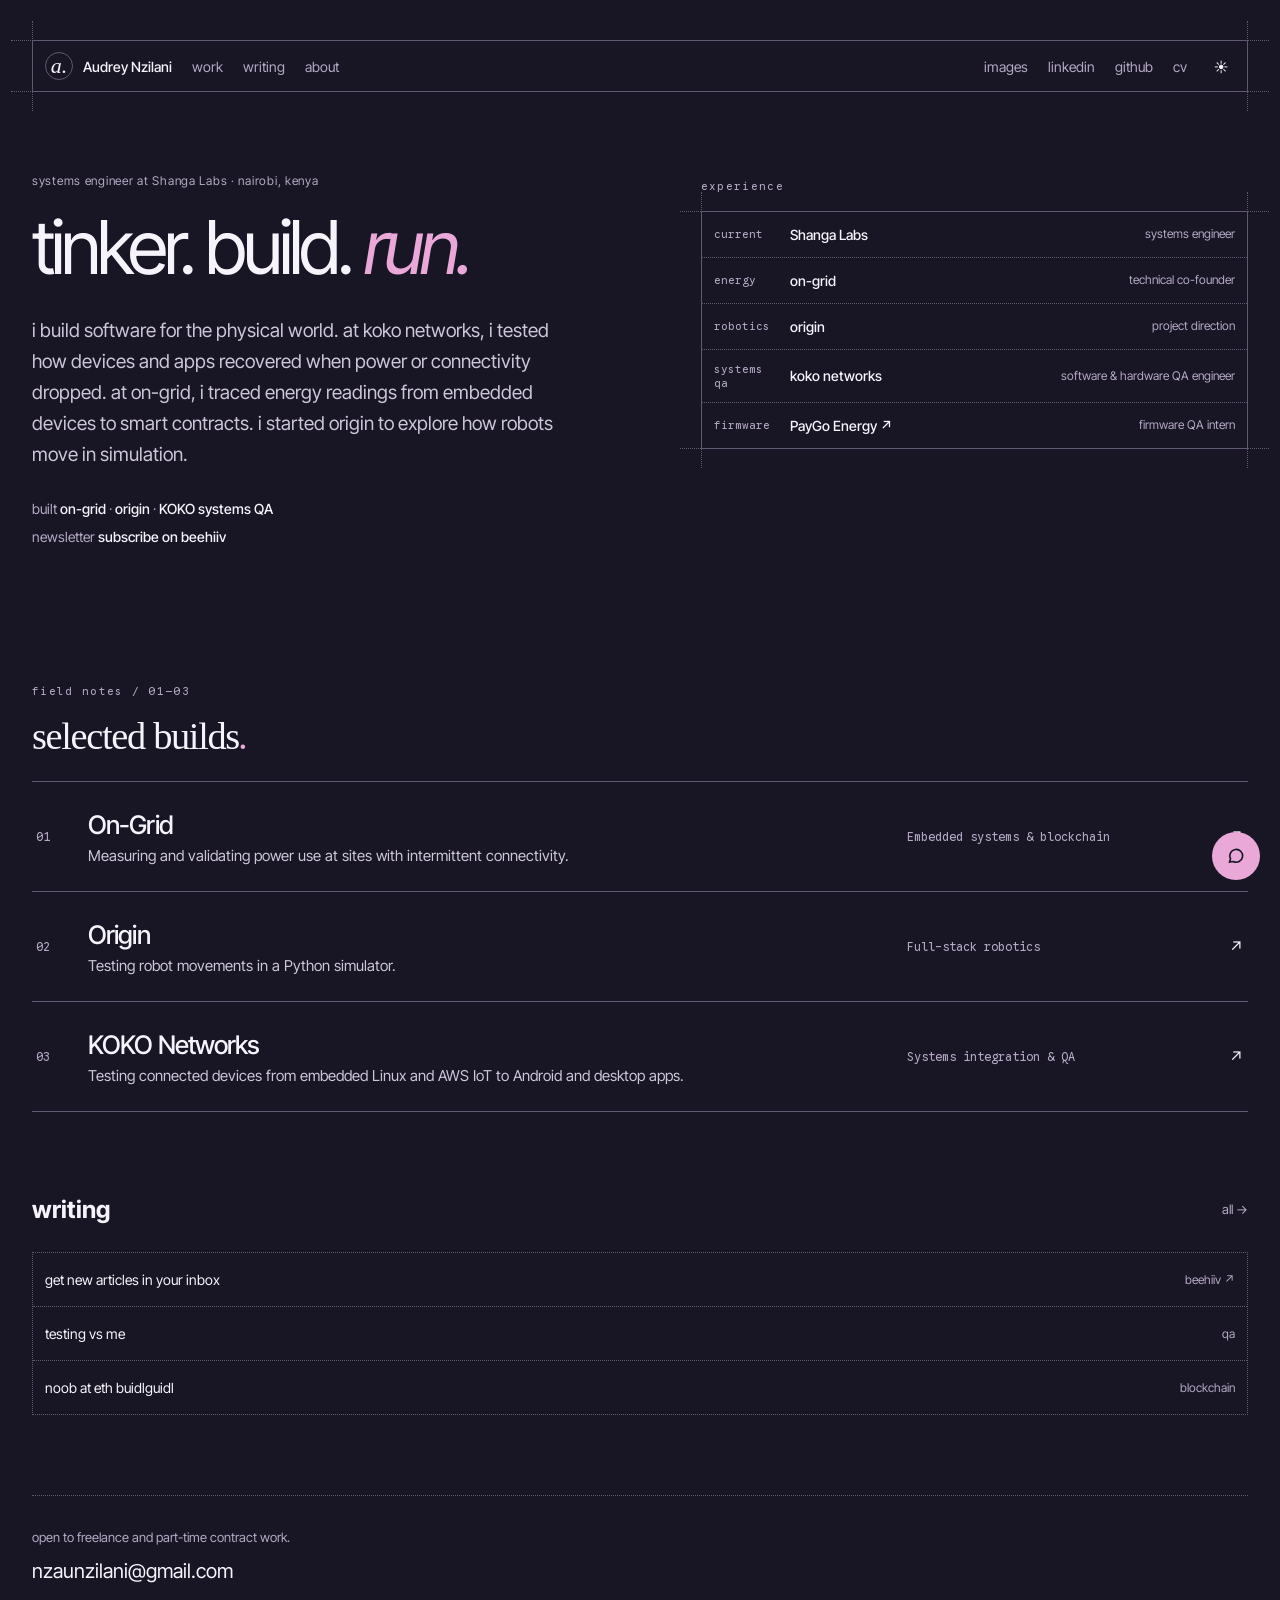
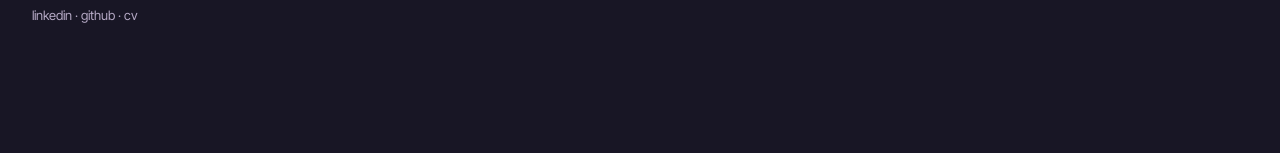
<file: index.html>
<!doctype html>
<html lang="en"><head>
<meta charset="utf-8"><meta name="viewport" content="width=device-width, initial-scale=1">
<meta name="description" content="Audrey Nzilani, systems engineer at Shanga Labs in Nairobi. Embedded systems, robotics, full-stack development and QA.">
<title>Tinker. Build. Run. | Audrey Nzilani</title>
<link rel="icon" href="assets/portfolio/favicon.svg">
<link rel="stylesheet" href="assets/portfolio/styles.css">
<script src="assets/portfolio/site.js" defer></script>
</head><body><a class="skip" href="#main">Skip to content</a>
<div class="shell">
<header><nav aria-label="Primary">
<a class="brand" href="./"><span class="monogram" aria-hidden="true">a.</span>Audrey Nzilani</a>
<div class="nav-pages"><a href="./#work">work</a><a href="./#articles">writing</a><a href="cv.html#about">about</a></div>
<div class="nav-end"><a href="images.html">images</a><a class="social" href="https://ke.linkedin.com/in/audrey-nzilani">linkedin</a><a class="social" href="https://github.com/dreybuilds">github</a><a href="cv.html">cv</a><button type="button" id="theme" aria-label="Switch to light mode" hidden>☀</button></div>
</nav></header>
<main id="main"><section class="intro" id="about">
<div><p class="kicker">systems engineer at Shanga Labs · nairobi, kenya</p>
<h1>tinker. build. <em>run.</em></h1>
<p class="lead">i build software for the physical world. at koko networks, i tested how devices and apps recovered when power or connectivity dropped. at on-grid, i traced energy readings from embedded devices to smart contracts. i started origin to explore how robots move in simulation.</p>
<p class="inline">built <a href="ongrid.html">on-grid</a> · <a href="origin.html">origin</a> · <a href="koko.html">KOKO systems QA</a></p>
<p class="inline">newsletter <a href="https://audreys-newsletter-7947fe.beehiiv.com/subscribe">subscribe on beehiiv</a></p></div>
<div class="roles"><h2 class="label">experience</h2><ul class="experience"><li><small>current</small><b>Shanga Labs</b><span>systems engineer</span></li><li><small>energy</small><b>on-grid</b><span>technical co-founder</span></li><li><small>robotics</small><b>origin</b><span>project direction</span></li><li><small>systems qa</small><b>koko networks</b><span>software &amp; hardware QA engineer</span></li><li><small>firmware</small><b><a href="paygo.html">PayGo Energy ↗</a></b><span>firmware QA intern</span></li></ul></div></section><section id="work" aria-labelledby="work-heading"><p class="label">field notes / 01—03</p><h2 id="work-heading">selected builds<em>.</em></h2><ol id="projects" class="builds"><li id="ongrid"><a href="ongrid.html"><small>01</small><div><h3>On-Grid</h3><p>Measuring and validating power use at sites with intermittent connectivity.</p></div><span>Embedded systems &amp; blockchain</span><b aria-hidden="true">↗</b></a></li>
<li id="origin"><a href="origin.html"><small>02</small><div><h3>Origin</h3><p>Testing robot movements in a Python simulator.</p></div><span>Full-stack robotics</span><b aria-hidden="true">↗</b></a></li>
<li id="pump"><a href="koko.html"><small>03</small><div><h3>KOKO Networks</h3><p>Testing connected devices from embedded Linux and AWS IoT to Android and desktop apps.</p></div><span>Systems integration &amp; QA</span><b aria-hidden="true">↗</b></a></li></ol></section><section id="articles" class="writing"><div class="section-head"><h2>writing</h2><a href="archive.html">all →</a></div>
<ul><li><a href="https://audreys-newsletter-7947fe.beehiiv.com/subscribe"><span>get new articles in your inbox</span><small>beehiiv ↗</small></a></li><li><a href="article.html?file=revelations_on_testing.md"><span>testing vs me</span><small>qa</small></a></li><li><a href="article.html?file=speedrun_eth.md"><span>noob at eth buidlguidl</span><small>blockchain</small></a></li></ul></section></main>
<footer id="contact"><p>open to freelance and part-time contract work.</p><a href="mailto:nzaunzilani@gmail.com">nzaunzilani@gmail.com</a><aside><a href="https://ke.linkedin.com/in/audrey-nzilani">linkedin</a> · <a href="https://github.com/dreybuilds">github</a> · <a href="cv.html">cv</a></aside></footer>
</div>
<button type="button" class="chat" popovertarget="work-guide" aria-label="Ask about my work"><svg viewBox="0 0 24 24" aria-hidden="true"><path d="M5 18.5 6 15a7 7 0 1 1 3 3z"/></svg></button>
<section id="work-guide" popover aria-label="Portfolio guide"><strong>about my work</strong><p>what would you like to explore?</p><a href="ongrid.html">embedded systems and blockchain →</a><a href="origin.html">full-stack robotics →</a><a href="koko.html">KOKO systems integration and QA →</a><a href="mailto:nzaunzilani@gmail.com">ask audrey by email ↗</a></section>
</body></html>
</file>
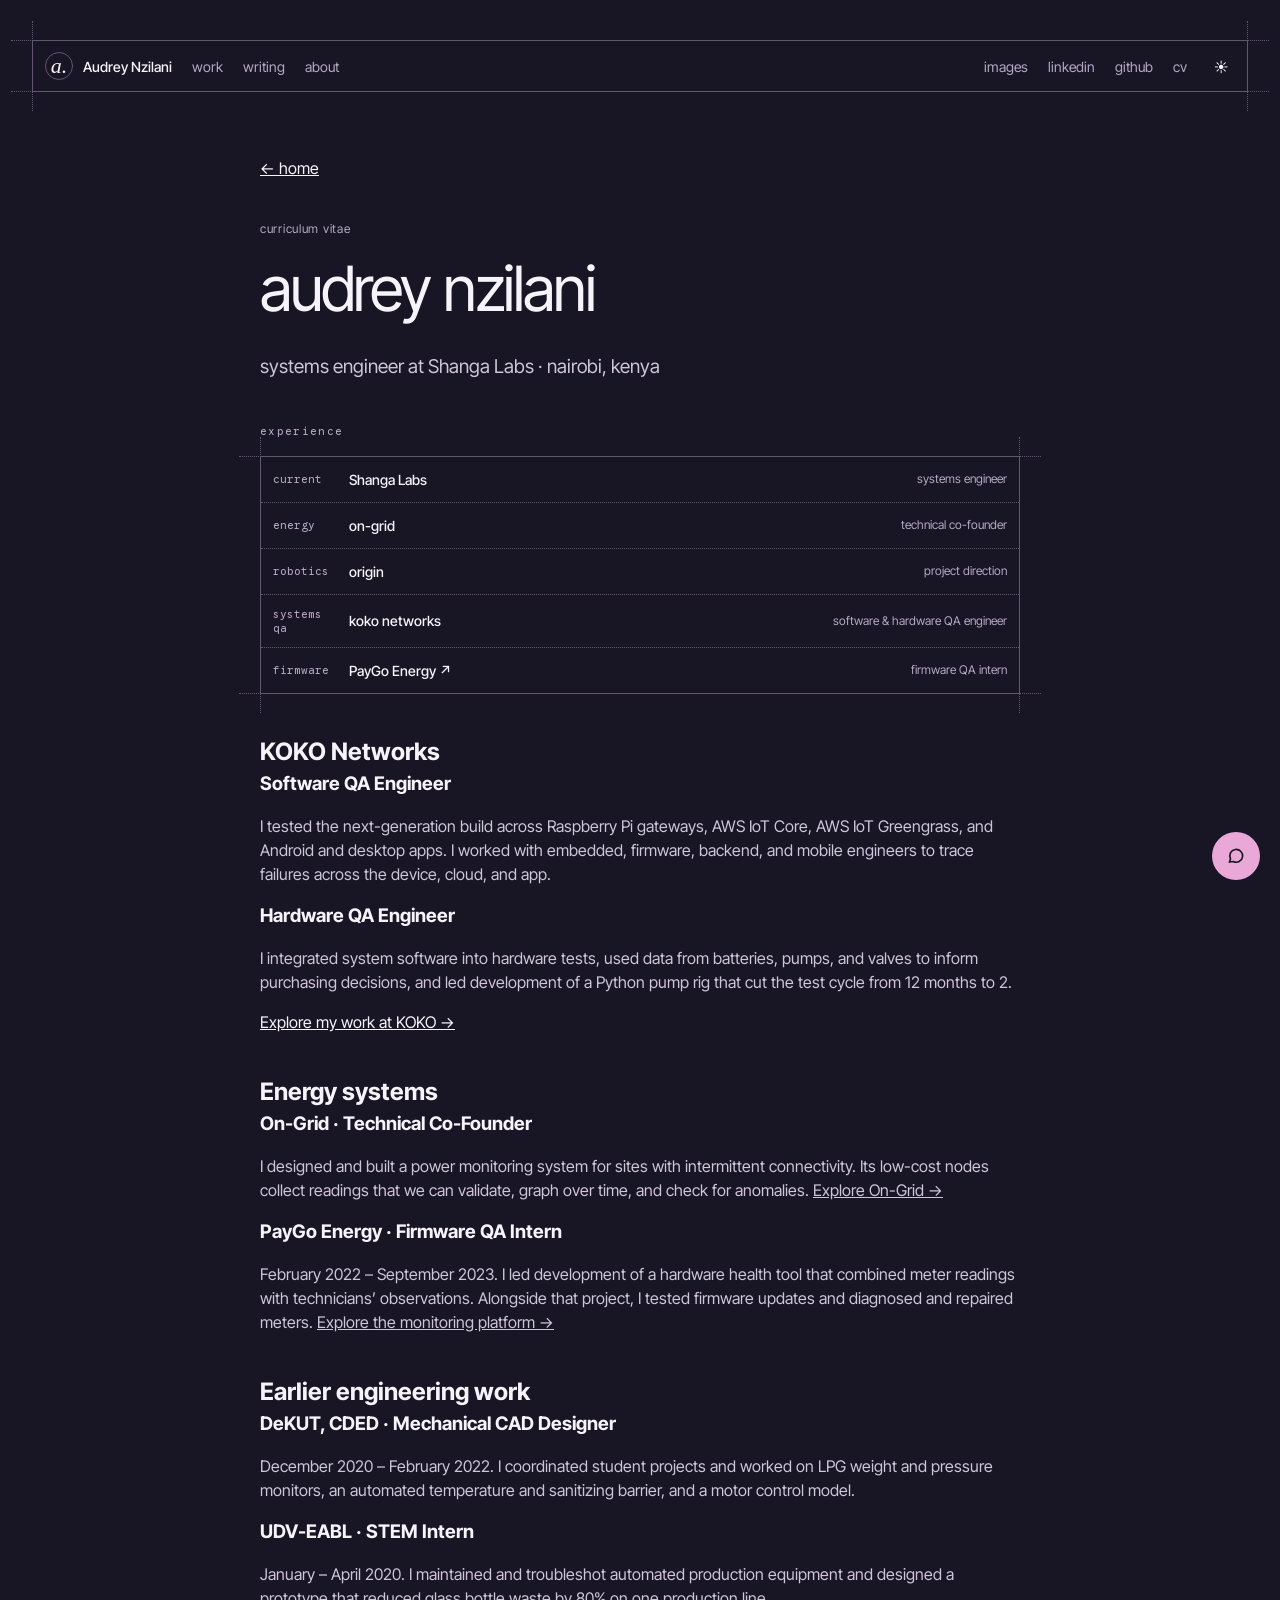
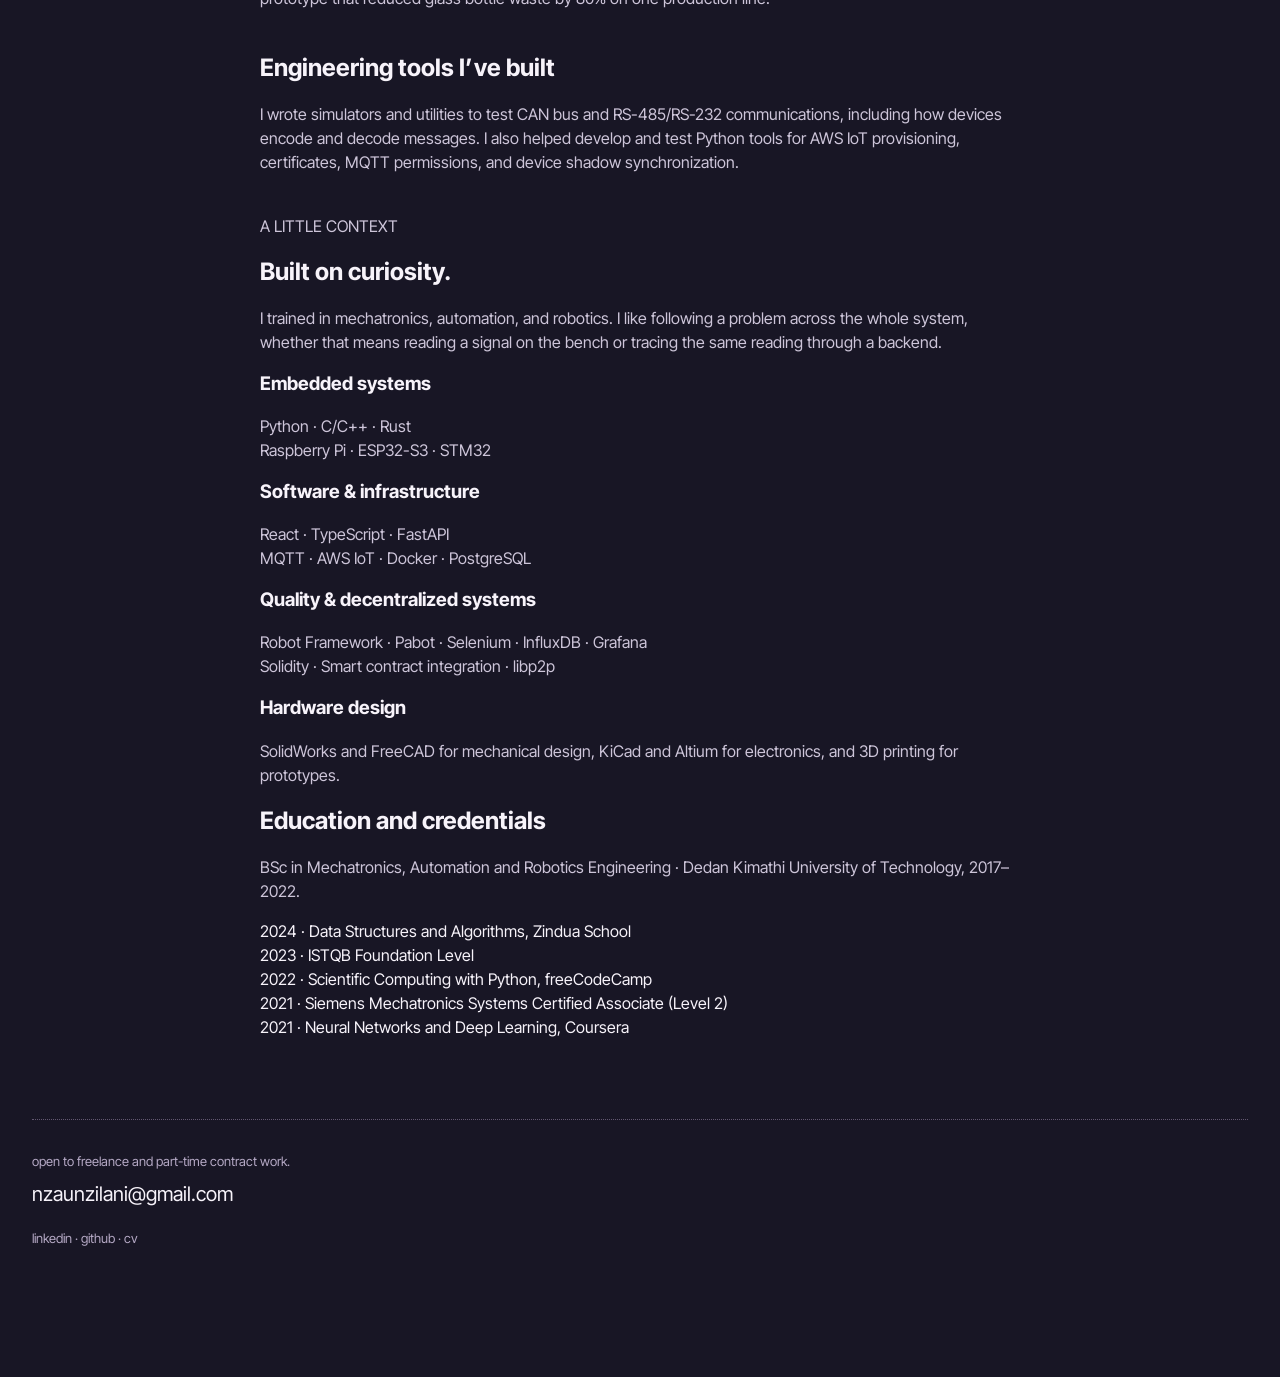
<file: cv.html>
<!doctype html>
<html lang="en"><head>
<meta charset="utf-8"><meta name="viewport" content="width=device-width, initial-scale=1">
<meta name="description" content="Audrey Nzilani, systems engineer at Shanga Labs in Nairobi. Embedded systems, robotics, full-stack development and QA.">
<title>CV | Audrey Nzilani</title>
<link rel="icon" href="assets/portfolio/favicon.svg">
<link rel="stylesheet" href="assets/portfolio/styles.css">
<script src="assets/portfolio/site.js" defer></script>
</head><body><a class="skip" href="#main">Skip to content</a>
<div class="shell">
<header><nav aria-label="Primary">
<a class="brand" href="./"><span class="monogram" aria-hidden="true">a.</span>Audrey Nzilani</a>
<div class="nav-pages"><a href="./#work">work</a><a href="./#articles">writing</a><a href="cv.html#about">about</a></div>
<div class="nav-end"><a href="images.html">images</a><a class="social" href="https://ke.linkedin.com/in/audrey-nzilani">linkedin</a><a class="social" href="https://github.com/dreybuilds">github</a><a href="cv.html">cv</a><button type="button" id="theme" aria-label="Switch to light mode" hidden>☀</button></div>
</nav></header>
<main id="main"><article class="detail"><a class="back" href="./">← home</a><p class="kicker">curriculum vitae</p><h1>audrey nzilani</h1><p class="lead">systems engineer at Shanga Labs · nairobi, kenya</p><h2 class="label">experience</h2><ul class="experience"><li><small>current</small><b>Shanga Labs</b><span>systems engineer</span></li><li><small>energy</small><b>on-grid</b><span>technical co-founder</span></li><li><small>robotics</small><b>origin</b><span>project direction</span></li><li><small>systems qa</small><b>koko networks</b><span>software &amp; hardware QA engineer</span></li><li><small>firmware</small><b><a href="paygo.html">PayGo Energy ↗</a></b><span>firmware QA intern</span></li></ul>
<section class="about" aria-labelledby="koko-heading">
<h2 id="koko-heading">KOKO Networks</h2>
<h3>Software QA Engineer</h3>
<p>I tested the next-generation build across Raspberry Pi gateways, AWS IoT Core, AWS IoT Greengrass, and Android and desktop apps. I worked with embedded, firmware, backend, and mobile engineers to trace failures across the device, cloud, and app.</p>
<h3>Hardware QA Engineer</h3>
<p>I integrated system software into hardware tests, used data from batteries, pumps, and valves to inform purchasing decisions, and led development of a Python pump rig that cut the test cycle from 12 months to 2.</p>
<a class="back" href="koko.html">Explore my work at KOKO →</a>
</section>
<section class="about" aria-labelledby="energy-heading">
<h2 id="energy-heading">Energy systems</h2>
<h3>On-Grid · Technical Co-Founder</h3>
<p>I designed and built a power monitoring system for sites with intermittent connectivity. Its low-cost nodes collect readings that we can validate, graph over time, and check for anomalies. <a class="back" href="ongrid.html">Explore On-Grid →</a></p>
<h3 id="paygo">PayGo Energy · Firmware QA Intern</h3>
<p>February 2022 – September 2023. I led development of a hardware health tool that combined meter readings with technicians’ observations. Alongside that project, I tested firmware updates and diagnosed and repaired meters. <a class="back" href="paygo.html">Explore the monitoring platform →</a></p>
</section>
<section class="about" aria-labelledby="early-career"><h2 id="early-career">Earlier engineering work</h2>
<h3>DeKUT, CDED · Mechanical CAD Designer</h3>
<p>December 2020 – February 2022. I coordinated student projects and worked on LPG weight and pressure monitors, an automated temperature and sanitizing barrier, and a motor control model.</p>
<h3>UDV-EABL · STEM Intern</h3>
<p>January – April 2020. I maintained and troubleshot automated production equipment and designed a prototype that reduced glass bottle waste by 80% on one production line.</p>
</section>
<section class="about" aria-labelledby="tooling"><h2 id="tooling">Engineering tools I’ve built</h2>
<p>I wrote simulators and utilities to test CAN bus and RS-485/RS-232 communications, including how devices encode and decode messages. I also helped develop and test Python tools for AWS IoT provisioning, certificates, MQTT permissions, and device shadow synchronization.</p>
</section>
<section id="about" class="about">
<p class="eyebrow">A LITTLE CONTEXT</p>
<h2>Built on curiosity.</h2>
<p>I trained in mechatronics, automation, and robotics. I like following a problem across the whole system, whether that means reading a signal on the bench or tracing the same reading through a backend.</p>
<div class="skills">
<div class="skill">
<h3>Embedded systems</h3>
<p>Python · C/C++ · Rust<br>Raspberry Pi · ESP32-S3 · STM32</p>
</div>
<div class="skill">
<h3>Software &amp; infrastructure</h3>
<p>React · TypeScript · FastAPI<br>MQTT · AWS IoT · Docker · PostgreSQL</p>
</div>
<div class="skill">
<h3>Quality &amp; decentralized systems</h3>
<p>Robot Framework · Pabot · Selenium · InfluxDB · Grafana<br>Solidity · Smart contract integration · libp2p</p>
</div>
</div>
<h3>Hardware design</h3><p>SolidWorks and FreeCAD for mechanical design, KiCad and Altium for electronics, and 3D printing for prototypes.</p>
<h2>Education and credentials</h2>
<p>BSc in Mechatronics, Automation and Robotics Engineering · Dedan Kimathi University of Technology, 2017–2022.</p>
<ul><li>2024 · Data Structures and Algorithms, Zindua School</li><li>2023 · ISTQB Foundation Level</li><li>2022 · Scientific Computing with Python, freeCodeCamp</li><li>2021 · Siemens Mechatronics Systems Certified Associate (Level 2)</li><li>2021 · Neural Networks and Deep Learning, Coursera</li></ul>
</section></article></main>
<footer id="contact"><p>open to freelance and part-time contract work.</p><a href="mailto:nzaunzilani@gmail.com">nzaunzilani@gmail.com</a><aside><a href="https://ke.linkedin.com/in/audrey-nzilani">linkedin</a> · <a href="https://github.com/dreybuilds">github</a> · <a href="cv.html">cv</a></aside></footer>
</div>
<button type="button" class="chat" popovertarget="work-guide" aria-label="Ask about my work"><svg viewBox="0 0 24 24" aria-hidden="true"><path d="M5 18.5 6 15a7 7 0 1 1 3 3z"/></svg></button>
<section id="work-guide" popover aria-label="Portfolio guide"><strong>about my work</strong><p>what would you like to explore?</p><a href="ongrid.html">embedded systems and blockchain →</a><a href="origin.html">full-stack robotics →</a><a href="koko.html">KOKO systems integration and QA →</a><a href="mailto:nzaunzilani@gmail.com">ask audrey by email ↗</a></section>
</body></html>
</file>
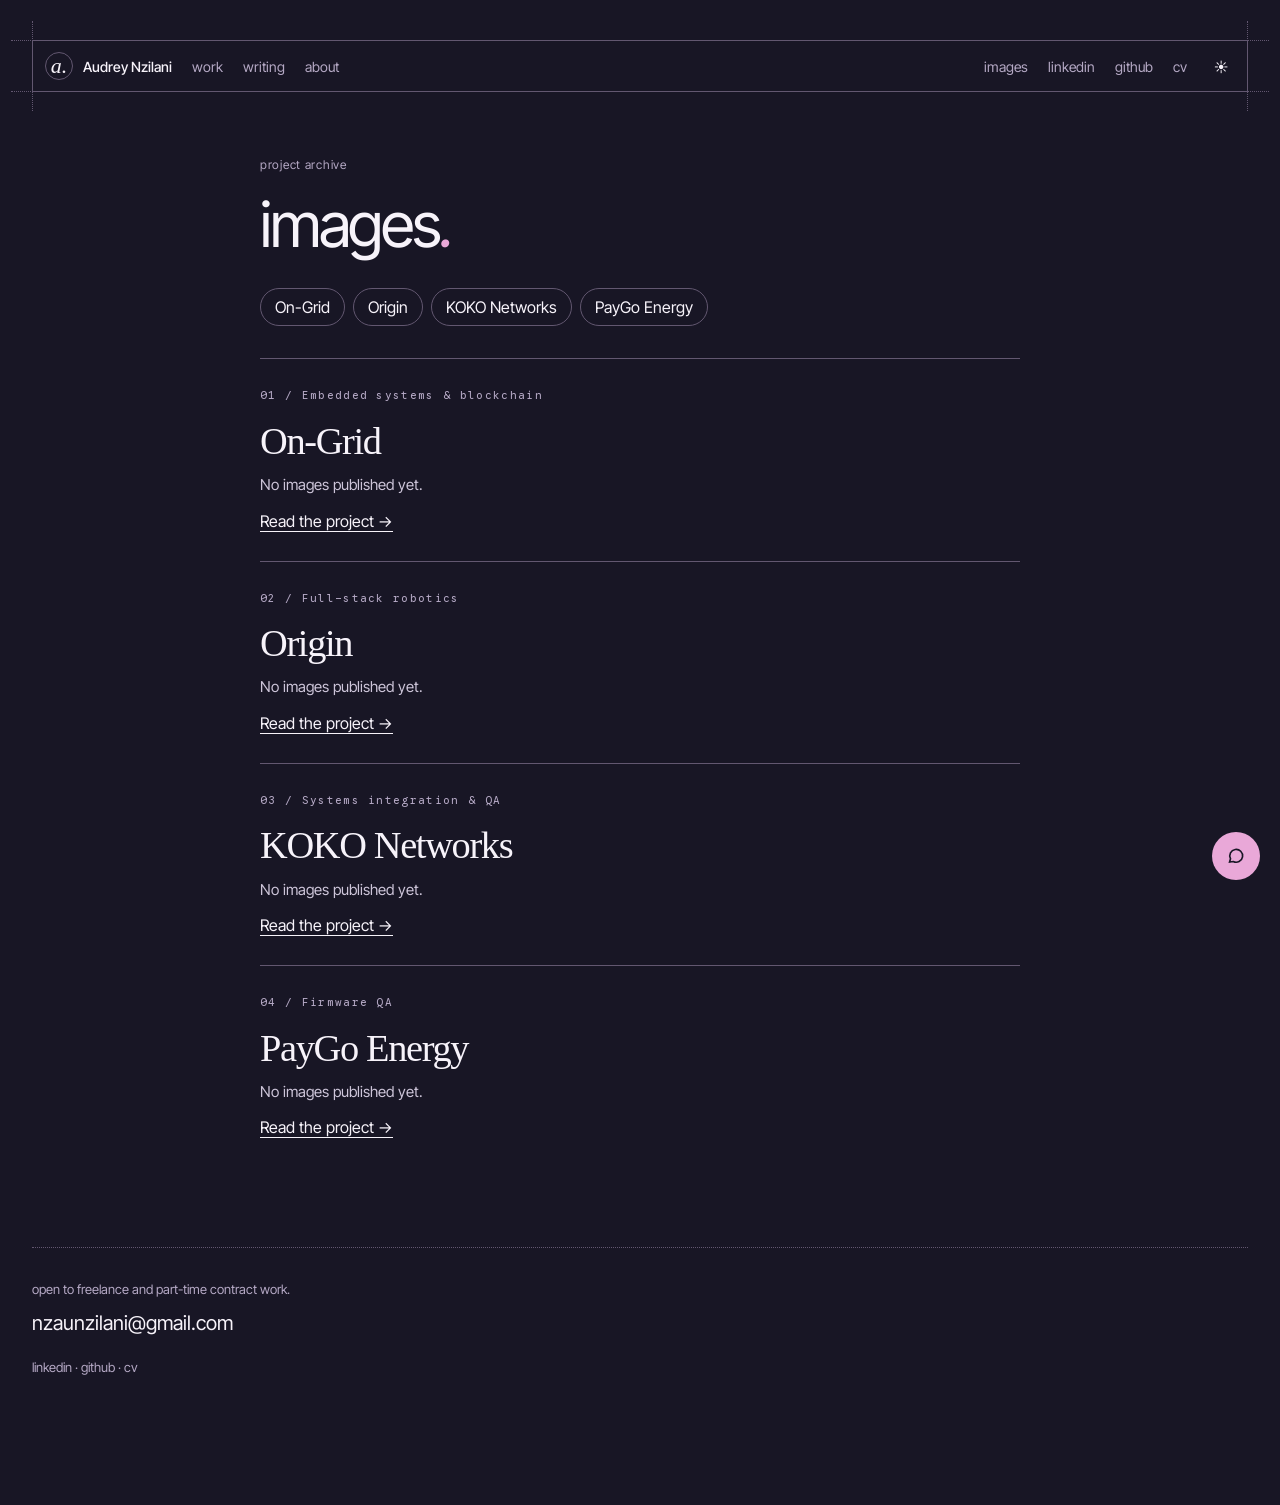
<file: images.html>
<!doctype html>
<html lang="en"><head>
<meta charset="utf-8"><meta name="viewport" content="width=device-width, initial-scale=1">
<meta name="description" content="Audrey Nzilani, systems engineer at Shanga Labs in Nairobi. Embedded systems, robotics, full-stack development and QA.">
<title>Project Images | Audrey Nzilani</title>
<link rel="icon" href="assets/portfolio/favicon.svg">
<link rel="stylesheet" href="assets/portfolio/styles.css">
<script src="assets/portfolio/site.js" defer></script>
</head><body><a class="skip" href="#main">Skip to content</a>
<div class="shell">
<header><nav aria-label="Primary">
<a class="brand" href="./"><span class="monogram" aria-hidden="true">a.</span>Audrey Nzilani</a>
<div class="nav-pages"><a href="./#work">work</a><a href="./#articles">writing</a><a href="cv.html#about">about</a></div>
<div class="nav-end"><a href="images.html" aria-current="page">images</a><a class="social" href="https://ke.linkedin.com/in/audrey-nzilani">linkedin</a><a class="social" href="https://github.com/dreybuilds">github</a><a href="cv.html">cv</a><button type="button" id="theme" aria-label="Switch to light mode" hidden>☀</button></div>
</nav></header>
<main id="main"><section class="detail gallery"><p class="kicker">project archive</p><h1>images<em>.</em></h1><nav class="album-nav" aria-label="Choose a project"><a href="#ongrid">On-Grid</a><a href="#origin">Origin</a><a href="#koko">KOKO Networks</a><a href="#paygo">PayGo Energy</a></nav><section class="album" id="ongrid">
  <p class="label">01 / Embedded systems &amp; blockchain</p><h2>On-Grid</h2>
  <div class="photos">
    <!-- Add a figure here for each project image. For example:
    <figure><img loading="lazy" src="assets/portfolio/ongrid-01.jpg" alt="Describe what the image shows"><figcaption>Write a short caption.</figcaption></figure>
    -->
  </div>
  <p class="empty-note">No images published yet.</p>
  <a href="ongrid.html">Read the project →</a>
</section>
<section class="album" id="origin">
  <p class="label">02 / Full-stack robotics</p><h2>Origin</h2>
  <div class="photos">
    <!-- Add a figure here for each project image. For example:
    <figure><img loading="lazy" src="assets/portfolio/origin-01.jpg" alt="Describe what the image shows"><figcaption>Write a short caption.</figcaption></figure>
    -->
  </div>
  <p class="empty-note">No images published yet.</p>
  <a href="origin.html">Read the project →</a>
</section>
<section class="album" id="koko"><span id="pump"></span>
  <p class="label">03 / Systems integration &amp; QA</p><h2>KOKO Networks</h2>
  <div class="photos">
    <!-- Add a figure here for each project image. For example:
    <figure><img loading="lazy" src="assets/portfolio/pump-01.jpg" alt="Describe what the image shows"><figcaption>Write a short caption.</figcaption></figure>
    -->
  </div>
  <p class="empty-note">No images published yet.</p>
  <a href="koko.html">Read the project →</a>
</section>
<section class="album" id="paygo"><p class="label">04 / Firmware QA</p><h2>PayGo Energy</h2>
<div class="photos"><!-- Add project figures with an image, descriptive alt text, and a caption here. --></div>
<p class="empty-note">No images published yet.</p><a href="paygo.html">Read the project →</a>
</section></section></main>
<footer id="contact"><p>open to freelance and part-time contract work.</p><a href="mailto:nzaunzilani@gmail.com">nzaunzilani@gmail.com</a><aside><a href="https://ke.linkedin.com/in/audrey-nzilani">linkedin</a> · <a href="https://github.com/dreybuilds">github</a> · <a href="cv.html">cv</a></aside></footer>
</div>
<button type="button" class="chat" popovertarget="work-guide" aria-label="Ask about my work"><svg viewBox="0 0 24 24" aria-hidden="true"><path d="M5 18.5 6 15a7 7 0 1 1 3 3z"/></svg></button>
<section id="work-guide" popover aria-label="Portfolio guide"><strong>about my work</strong><p>what would you like to explore?</p><a href="ongrid.html">embedded systems and blockchain →</a><a href="origin.html">full-stack robotics →</a><a href="koko.html">KOKO systems integration and QA →</a><a href="mailto:nzaunzilani@gmail.com">ask audrey by email ↗</a></section>
</body></html>
</file>
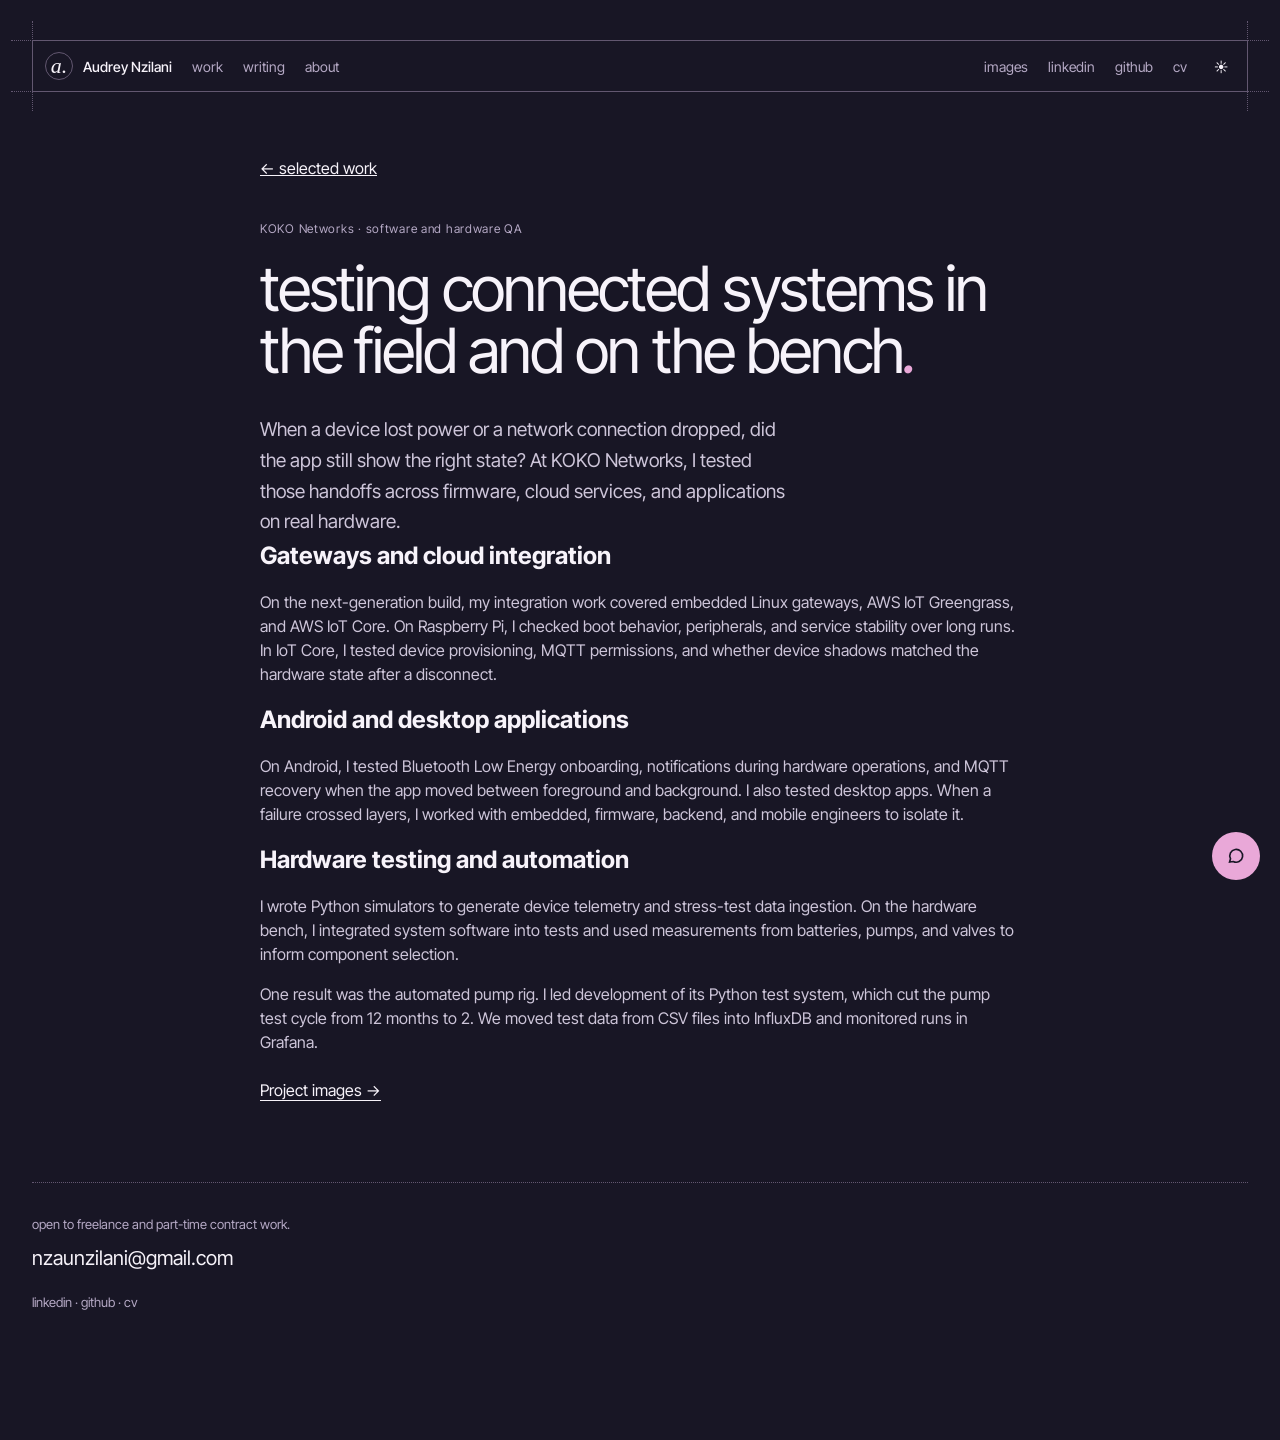
<file: koko.html>
<!doctype html>
<html lang="en"><head>
<meta charset="utf-8"><meta name="viewport" content="width=device-width, initial-scale=1">
<meta name="description" content="Audrey Nzilani, systems engineer at Shanga Labs in Nairobi. Embedded systems, robotics, full-stack development and QA.">
<title>KOKO Networks · Systems integration and QA | Audrey Nzilani</title>
<link rel="icon" href="assets/portfolio/favicon.svg">
<link rel="stylesheet" href="assets/portfolio/styles.css">
<script src="assets/portfolio/site.js" defer></script>
</head><body><a class="skip" href="#main">Skip to content</a>
<div class="shell">
<header><nav aria-label="Primary">
<a class="brand" href="./"><span class="monogram" aria-hidden="true">a.</span>Audrey Nzilani</a>
<div class="nav-pages"><a href="./#work">work</a><a href="./#articles">writing</a><a href="cv.html#about">about</a></div>
<div class="nav-end"><a href="images.html">images</a><a class="social" href="https://ke.linkedin.com/in/audrey-nzilani">linkedin</a><a class="social" href="https://github.com/dreybuilds">github</a><a href="cv.html">cv</a><button type="button" id="theme" aria-label="Switch to light mode" hidden>☀</button></div>
</nav></header>
<main id="main"><article class="detail"><a class="back" href="./#work">← selected work</a><p class="kicker">KOKO Networks · software and hardware QA</p>
<h1>testing connected systems in the field and on the bench<em>.</em></h1>
<p class="lead">When a device lost power or a network connection dropped, did the app still show the right state? At KOKO Networks, I tested those handoffs across firmware, cloud services, and applications on real hardware.</p>
<div class="story">
<h2>Gateways and cloud integration</h2>
<p>On the next-generation build, my integration work covered embedded Linux gateways, AWS IoT Greengrass, and AWS IoT Core. On Raspberry Pi, I checked boot behavior, peripherals, and service stability over long runs. In IoT Core, I tested device provisioning, MQTT permissions, and whether device shadows matched the hardware state after a disconnect.</p>
<h2>Android and desktop applications</h2>
<p>On Android, I tested Bluetooth Low Energy onboarding, notifications during hardware operations, and MQTT recovery when the app moved between foreground and background. I also tested desktop apps. When a failure crossed layers, I worked with embedded, firmware, backend, and mobile engineers to isolate it.</p>
<h2>Hardware testing and automation</h2>
<p>I wrote Python simulators to generate device telemetry and stress-test data ingestion. On the hardware bench, I integrated system software into tests and used measurements from batteries, pumps, and valves to inform component selection.</p>
<p>One result was the automated pump rig. I led development of its Python test system, which cut the pump test cycle from 12 months to 2. We moved test data from CSV files into InfluxDB and monitored runs in Grafana.</p>
</div><p class="project-gallery"><a href="images.html#koko">Project images →</a></p></article></main>
<footer id="contact"><p>open to freelance and part-time contract work.</p><a href="mailto:nzaunzilani@gmail.com">nzaunzilani@gmail.com</a><aside><a href="https://ke.linkedin.com/in/audrey-nzilani">linkedin</a> · <a href="https://github.com/dreybuilds">github</a> · <a href="cv.html">cv</a></aside></footer>
</div>
<button type="button" class="chat" popovertarget="work-guide" aria-label="Ask about my work"><svg viewBox="0 0 24 24" aria-hidden="true"><path d="M5 18.5 6 15a7 7 0 1 1 3 3z"/></svg></button>
<section id="work-guide" popover aria-label="Portfolio guide"><strong>about my work</strong><p>what would you like to explore?</p><a href="ongrid.html">embedded systems and blockchain →</a><a href="origin.html">full-stack robotics →</a><a href="koko.html">KOKO systems integration and QA →</a><a href="mailto:nzaunzilani@gmail.com">ask audrey by email ↗</a></section>
</body></html>
</file>
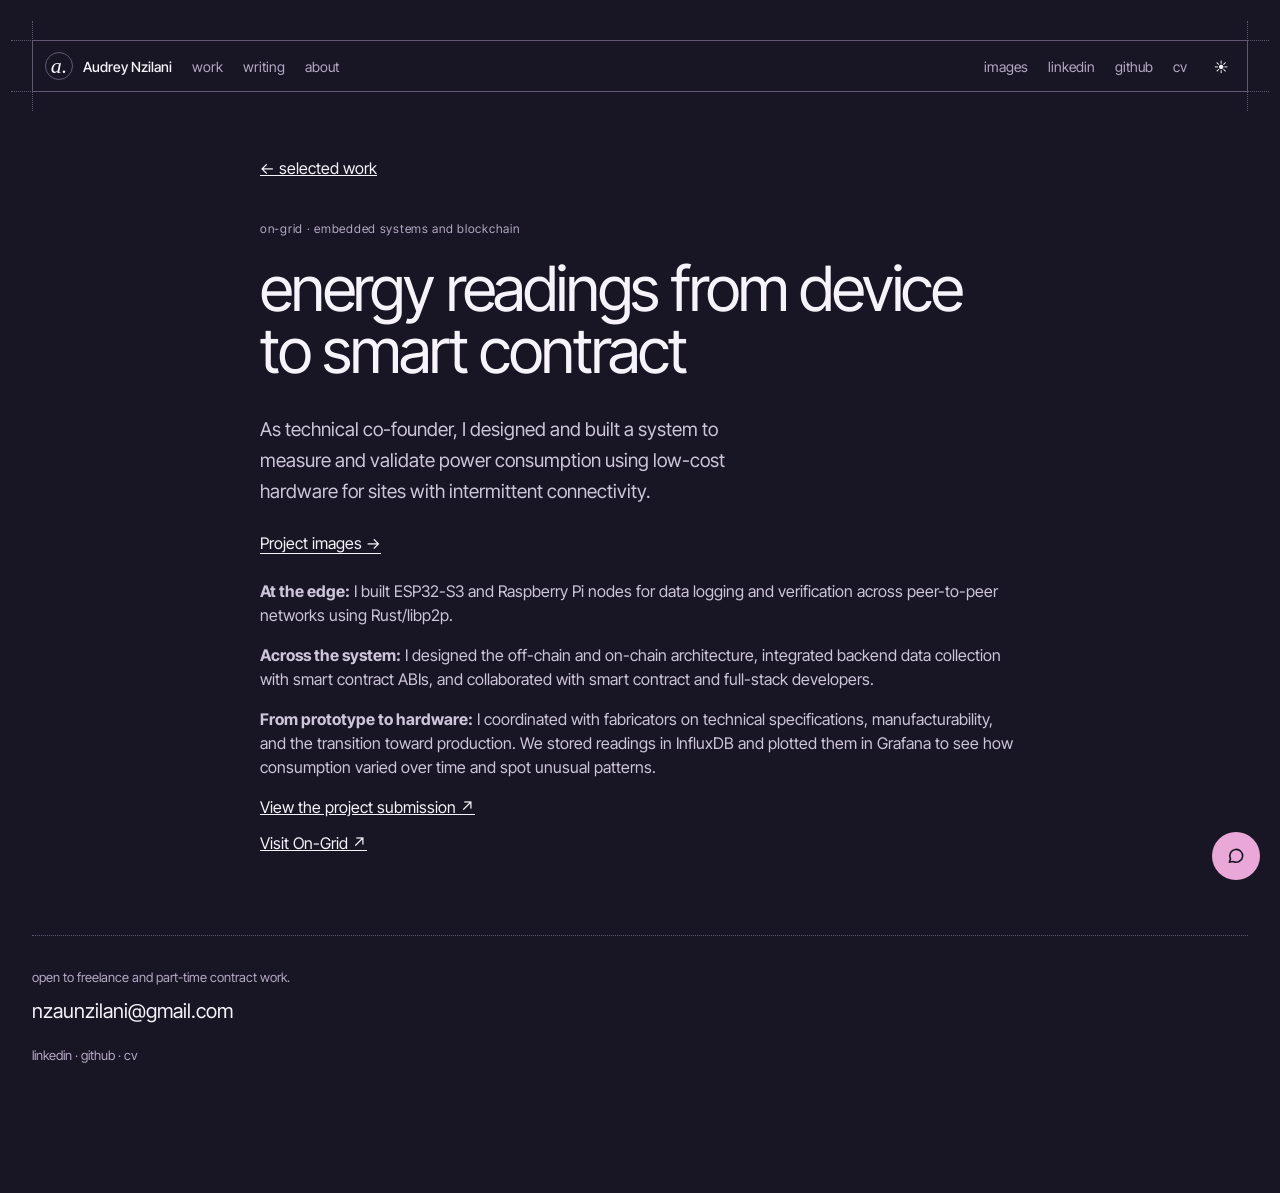
<file: ongrid.html>
<!doctype html>
<html lang="en"><head>
<meta charset="utf-8"><meta name="viewport" content="width=device-width, initial-scale=1">
<meta name="description" content="Audrey Nzilani, systems engineer at Shanga Labs in Nairobi. Embedded systems, robotics, full-stack development and QA.">
<title>energy readings from device to smart contract | Audrey Nzilani</title>
<link rel="icon" href="assets/portfolio/favicon.svg">
<link rel="stylesheet" href="assets/portfolio/styles.css">
<script src="assets/portfolio/site.js" defer></script>
</head><body><a class="skip" href="#main">Skip to content</a>
<div class="shell">
<header><nav aria-label="Primary">
<a class="brand" href="./"><span class="monogram" aria-hidden="true">a.</span>Audrey Nzilani</a>
<div class="nav-pages"><a href="./#work">work</a><a href="./#articles">writing</a><a href="cv.html#about">about</a></div>
<div class="nav-end"><a href="images.html">images</a><a class="social" href="https://ke.linkedin.com/in/audrey-nzilani">linkedin</a><a class="social" href="https://github.com/dreybuilds">github</a><a href="cv.html">cv</a><button type="button" id="theme" aria-label="Switch to light mode" hidden>☀</button></div>
</nav></header>
<main id="main"><article class="detail"><a class="back" href="./#work">← selected work</a><p class="kicker">on-grid · embedded systems and blockchain</p><h1>energy readings from device to smart contract</h1><p class="lead">As technical co-founder, I designed and built a system to measure and validate power consumption using low-cost hardware for sites with intermittent connectivity.</p><p class="project-gallery"><a href="images.html#ongrid">Project images →</a></p><div class="story">
                <p>
<strong>At the edge:</strong> I built ESP32-S3 and Raspberry Pi nodes for data logging and verification across peer-to-peer networks using Rust/libp2p.</p>
                <p>
<strong>Across the system:</strong> I designed the off-chain and on-chain architecture, integrated backend data collection with smart contract ABIs, and collaborated with smart contract and full-stack developers.</p>
                <p>
<strong>From prototype to hardware:</strong> I coordinated with fabricators on technical specifications, manufacturability, and the transition toward production. We stored readings in InfluxDB and plotted them in Grafana to see how consumption varied over time and spot unusual patterns.</p>
                <a class="text-link" href="https://devfolio.co/projects/ongrid-protocol-1d68" target="_blank" rel="noopener noreferrer">View the project submission <span aria-hidden="true">↗</span>
</a>
              <a class="project-action" href="https://www.ongridprotocol.com/" target="_blank" rel="noopener noreferrer">Visit On-Grid ↗</a></div></article></main>
<footer id="contact"><p>open to freelance and part-time contract work.</p><a href="mailto:nzaunzilani@gmail.com">nzaunzilani@gmail.com</a><aside><a href="https://ke.linkedin.com/in/audrey-nzilani">linkedin</a> · <a href="https://github.com/dreybuilds">github</a> · <a href="cv.html">cv</a></aside></footer>
</div>
<button type="button" class="chat" popovertarget="work-guide" aria-label="Ask about my work"><svg viewBox="0 0 24 24" aria-hidden="true"><path d="M5 18.5 6 15a7 7 0 1 1 3 3z"/></svg></button>
<section id="work-guide" popover aria-label="Portfolio guide"><strong>about my work</strong><p>what would you like to explore?</p><a href="ongrid.html">embedded systems and blockchain →</a><a href="origin.html">full-stack robotics →</a><a href="koko.html">KOKO systems integration and QA →</a><a href="mailto:nzaunzilani@gmail.com">ask audrey by email ↗</a></section>
</body></html>
</file>
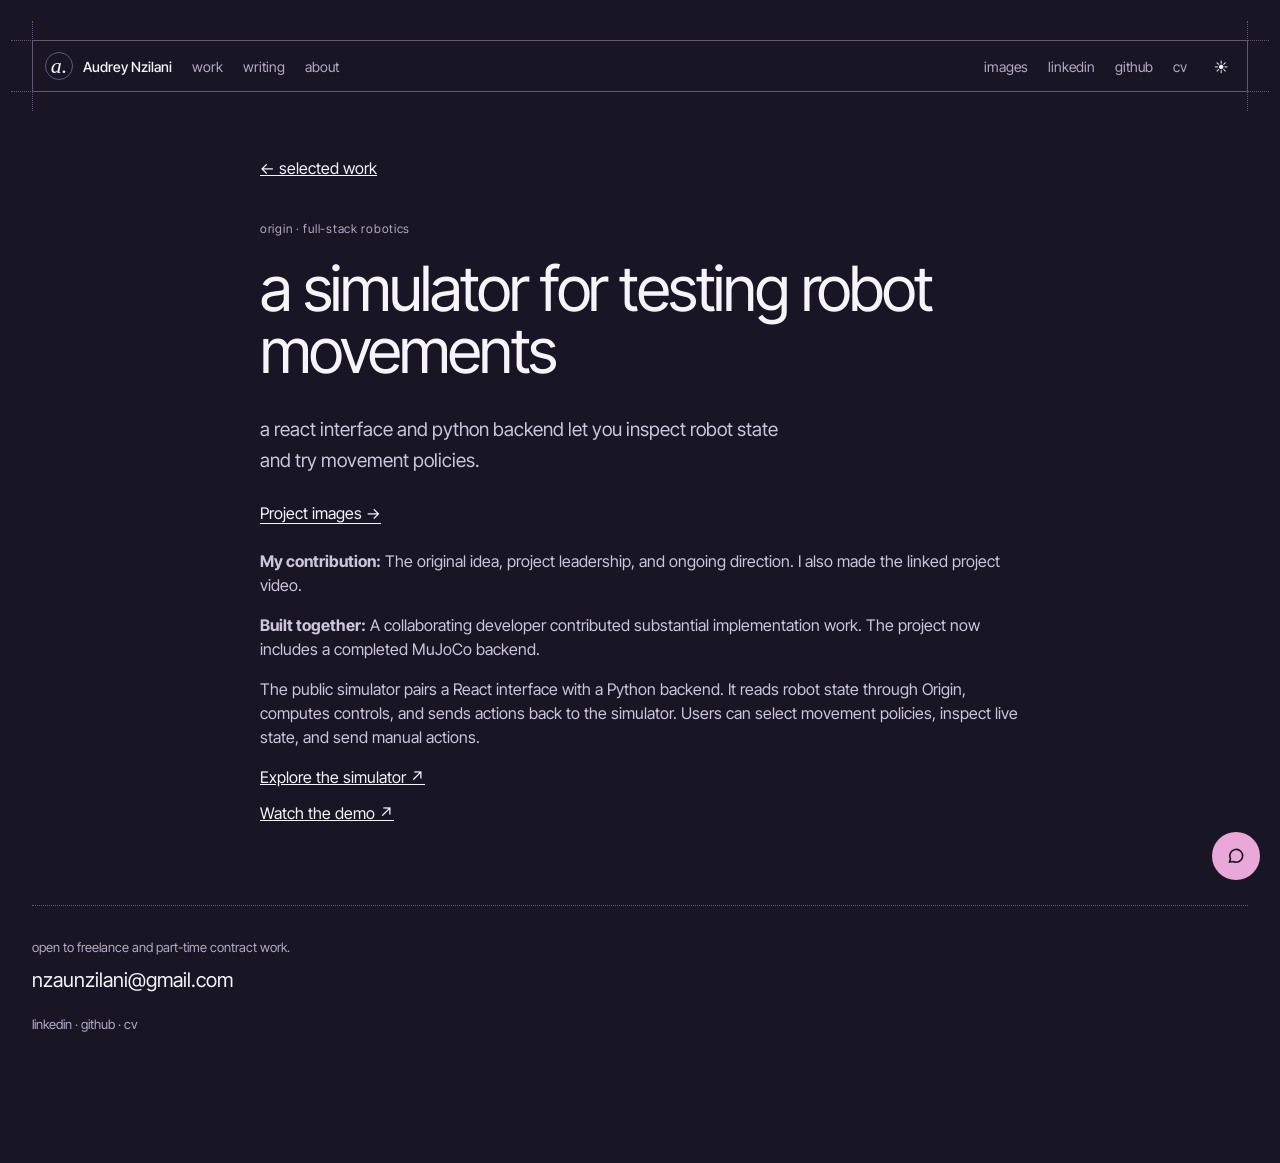
<file: origin.html>
<!doctype html>
<html lang="en"><head>
<meta charset="utf-8"><meta name="viewport" content="width=device-width, initial-scale=1">
<meta name="description" content="Audrey Nzilani, systems engineer at Shanga Labs in Nairobi. Embedded systems, robotics, full-stack development and QA.">
<title>a simulator for testing robot movements | Audrey Nzilani</title>
<link rel="icon" href="assets/portfolio/favicon.svg">
<link rel="stylesheet" href="assets/portfolio/styles.css">
<script src="assets/portfolio/site.js" defer></script>
</head><body><a class="skip" href="#main">Skip to content</a>
<div class="shell">
<header><nav aria-label="Primary">
<a class="brand" href="./"><span class="monogram" aria-hidden="true">a.</span>Audrey Nzilani</a>
<div class="nav-pages"><a href="./#work">work</a><a href="./#articles">writing</a><a href="cv.html#about">about</a></div>
<div class="nav-end"><a href="images.html">images</a><a class="social" href="https://ke.linkedin.com/in/audrey-nzilani">linkedin</a><a class="social" href="https://github.com/dreybuilds">github</a><a href="cv.html">cv</a><button type="button" id="theme" aria-label="Switch to light mode" hidden>☀</button></div>
</nav></header>
<main id="main"><article class="detail"><a class="back" href="./#work">← selected work</a><p class="kicker">origin · full-stack robotics</p><h1>a simulator for testing robot movements</h1><p class="lead">a react interface and python backend let you inspect robot state and try movement policies.</p><p class="project-gallery"><a href="images.html#origin">Project images →</a></p><div class="story">
                <p>
<strong>My contribution:</strong> The original idea, project leadership, and ongoing direction. I also made the linked project video.</p>
                <p>
<strong>Built together:</strong> A collaborating developer contributed substantial implementation work. The project now includes a completed MuJoCo backend.</p>
                <p>The public simulator pairs a React interface with a Python backend. It reads robot state through Origin, computes controls, and sends actions back to the simulator. Users can select movement policies, inspect live state, and send manual actions.</p>
                <a class="text-link" href="https://github.com/OriginRobotVerse/gen-sim" target="_blank" rel="noopener noreferrer">Explore the simulator <span aria-hidden="true">↗</span>
</a>
              <a class="project-action" href="https://youtu.be/T4HpLGBpcgM" target="_blank" rel="noopener noreferrer">Watch the demo ↗</a></div></article></main>
<footer id="contact"><p>open to freelance and part-time contract work.</p><a href="mailto:nzaunzilani@gmail.com">nzaunzilani@gmail.com</a><aside><a href="https://ke.linkedin.com/in/audrey-nzilani">linkedin</a> · <a href="https://github.com/dreybuilds">github</a> · <a href="cv.html">cv</a></aside></footer>
</div>
<button type="button" class="chat" popovertarget="work-guide" aria-label="Ask about my work"><svg viewBox="0 0 24 24" aria-hidden="true"><path d="M5 18.5 6 15a7 7 0 1 1 3 3z"/></svg></button>
<section id="work-guide" popover aria-label="Portfolio guide"><strong>about my work</strong><p>what would you like to explore?</p><a href="ongrid.html">embedded systems and blockchain →</a><a href="origin.html">full-stack robotics →</a><a href="koko.html">KOKO systems integration and QA →</a><a href="mailto:nzaunzilani@gmail.com">ask audrey by email ↗</a></section>
</body></html>
</file>
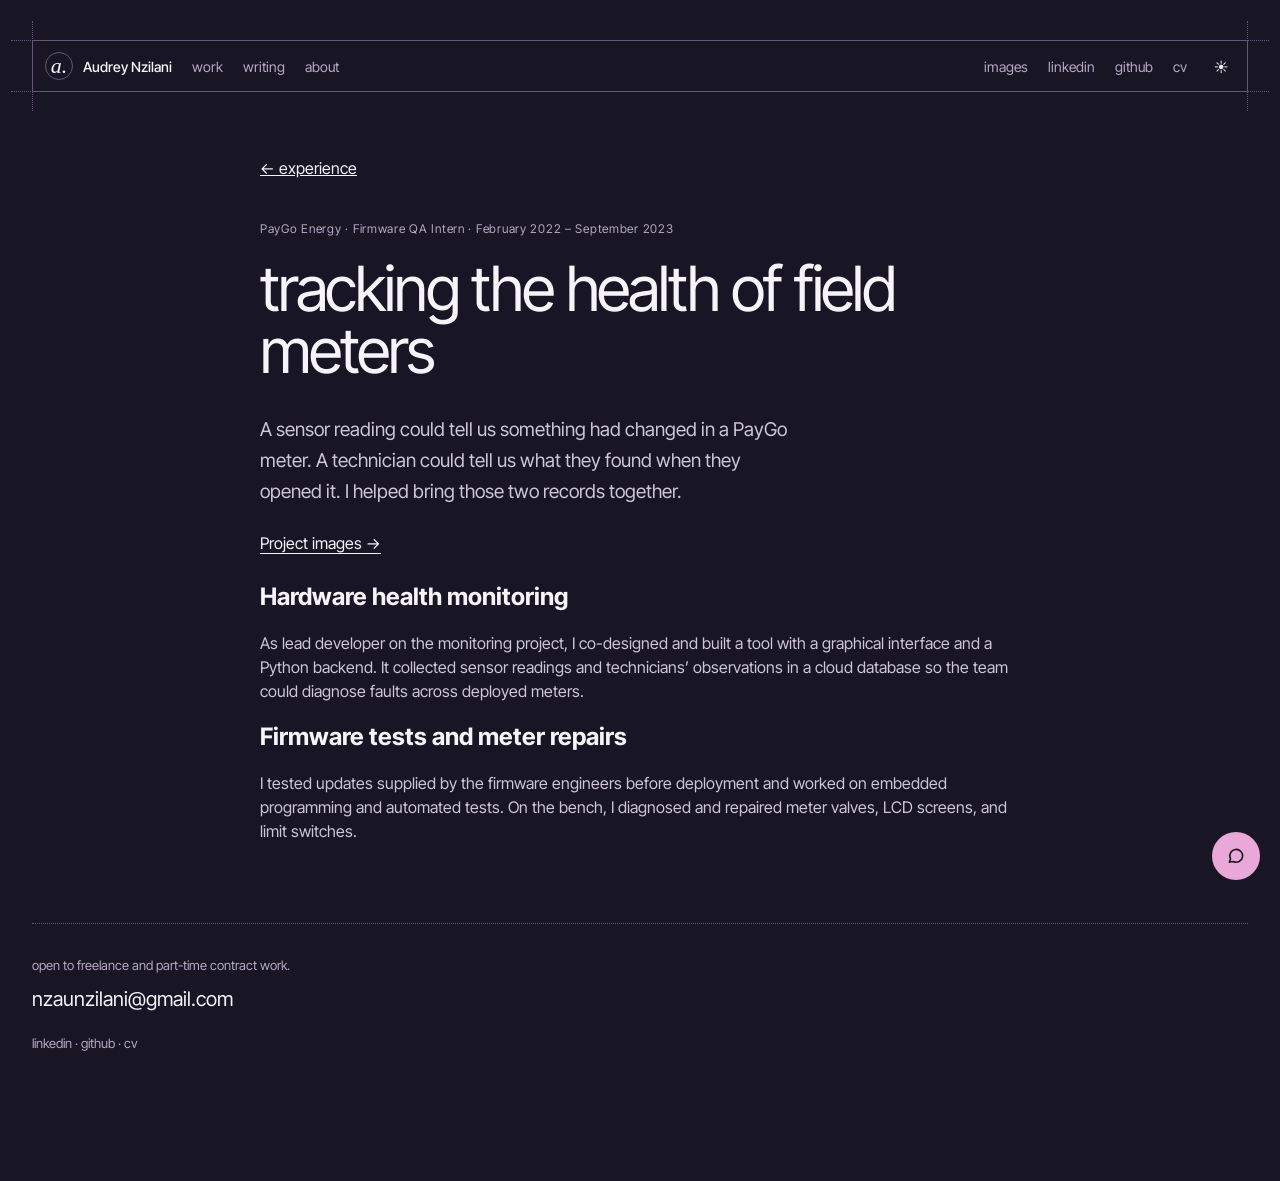
<file: paygo.html>
<!doctype html>
<html lang="en"><head>
<meta charset="utf-8"><meta name="viewport" content="width=device-width, initial-scale=1">
<meta name="description" content="Audrey Nzilani, systems engineer at Shanga Labs in Nairobi. Embedded systems, robotics, full-stack development and QA.">
<title>PayGo Energy · Hardware health monitoring | Audrey Nzilani</title>
<link rel="icon" href="assets/portfolio/favicon.svg">
<link rel="stylesheet" href="assets/portfolio/styles.css">
<script src="assets/portfolio/site.js" defer></script>
</head><body><a class="skip" href="#main">Skip to content</a>
<div class="shell">
<header><nav aria-label="Primary">
<a class="brand" href="./"><span class="monogram" aria-hidden="true">a.</span>Audrey Nzilani</a>
<div class="nav-pages"><a href="./#work">work</a><a href="./#articles">writing</a><a href="cv.html#about">about</a></div>
<div class="nav-end"><a href="images.html">images</a><a class="social" href="https://ke.linkedin.com/in/audrey-nzilani">linkedin</a><a class="social" href="https://github.com/dreybuilds">github</a><a href="cv.html">cv</a><button type="button" id="theme" aria-label="Switch to light mode" hidden>☀</button></div>
</nav></header>
<main id="main"><article class="detail">
<a class="back" href="cv.html#paygo">← experience</a>
<p class="kicker">PayGo Energy · Firmware QA Intern · February 2022 – September 2023</p>
<h1>tracking the health of field meters</h1>
<p class="lead">A sensor reading could tell us something had changed in a PayGo meter. A technician could tell us what they found when they opened it. I helped bring those two records together.</p>
<p class="project-gallery"><a href="images.html#paygo">Project images →</a></p>
<div class="story"><h2>Hardware health monitoring</h2>
<p>As lead developer on the monitoring project, I co-designed and built a tool with a graphical interface and a Python backend. It collected sensor readings and technicians’ observations in a cloud database so the team could diagnose faults across deployed meters.</p>
<h2>Firmware tests and meter repairs</h2>
<p>I tested updates supplied by the firmware engineers before deployment and worked on embedded programming and automated tests. On the bench, I diagnosed and repaired meter valves, LCD screens, and limit switches.</p>
</div></article></main>
<footer id="contact"><p>open to freelance and part-time contract work.</p><a href="mailto:nzaunzilani@gmail.com">nzaunzilani@gmail.com</a><aside><a href="https://ke.linkedin.com/in/audrey-nzilani">linkedin</a> · <a href="https://github.com/dreybuilds">github</a> · <a href="cv.html">cv</a></aside></footer>
</div>
<button type="button" class="chat" popovertarget="work-guide" aria-label="Ask about my work"><svg viewBox="0 0 24 24" aria-hidden="true"><path d="M5 18.5 6 15a7 7 0 1 1 3 3z"/></svg></button>
<section id="work-guide" popover aria-label="Portfolio guide"><strong>about my work</strong><p>what would you like to explore?</p><a href="ongrid.html">embedded systems and blockchain →</a><a href="origin.html">full-stack robotics →</a><a href="koko.html">KOKO systems integration and QA →</a><a href="mailto:nzaunzilani@gmail.com">ask audrey by email ↗</a></section>
</body></html>
</file>
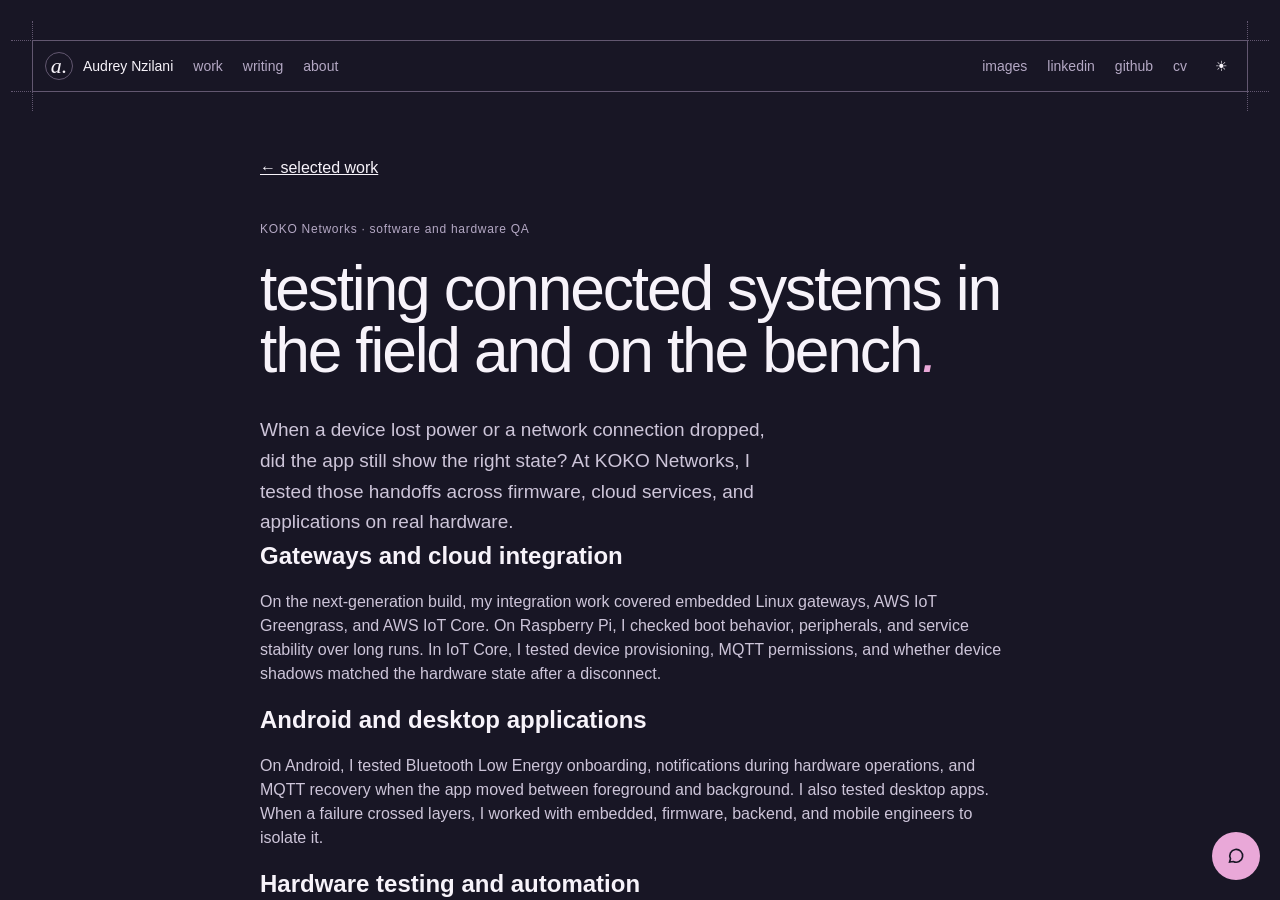
<file: pump.html>
<!doctype html>
<html lang="en"><head><meta charset="utf-8"><meta http-equiv="refresh" content="0; url=koko.html"><title>KOKO Networks | Audrey Nzilani</title></head>
<body><p><a href="koko.html">Explore systems integration and QA at KOKO Networks →</a></p></body></html>
</file>
<file: assets/portfolio/styles.css>
@import url('https://fonts.googleapis.com/css2?family=Google+Sans+Code:wght@400&family=Inter+Tight:ital,wght@0,400;0,500;0,600;1,400&display=swap');

:root { color-scheme: dark; --bg:#181625; --fg:#f7f3fa; --text:#cdc5d9; --muted:#b4a8c4; --line:#625770; --accent:#e9a8d8; --mono:'Google Sans Code',ui-monospace,monospace; }
:root[data-theme=light] { color-scheme:light; --bg:#faf8fc; --fg:#381d43; --text:#503257; --muted:#725477; --line:#cba8c5; --accent:#873f78; }
* { box-sizing:border-box; }
html { scroll-padding-top:80px; }
body { margin:0; background:var(--bg); color:var(--fg); font:16px/1.5 'Inter Tight',-apple-system,Arial,sans-serif; }
a { color:inherit; text-decoration:none; }
a:hover { color:var(--accent); text-decoration:underline; text-underline-offset:3px; }
a:focus-visible,button:focus-visible { outline:2px solid currentColor; outline-offset:3px; }
button { font:inherit; cursor:pointer; }
.shell { max-width:1440px; margin:auto; padding:0 32px 96px; }
header { position:sticky; top:0; z-index:5; background:var(--bg); margin-top:40px; }
header nav { display:flex; gap:20px; align-items:center; padding:11px 12px; color:var(--muted); font-size:14px; border:1px dotted var(--line); }
.brand,.nav-pages,.nav-end { display:flex; align-items:center; gap:20px; }
.brand { gap:10px; color:var(--fg); font-weight:500; }
.monogram { display:grid; place-items:center; width:28px; height:28px; border:1px solid var(--line); border-radius:50%; font:italic 22px Georgia,serif; }
.nav-end { margin-left:auto; }
#theme { border:0; color:var(--fg); background:none; width:28px; height:28px; }
.intro { display:grid; grid-template-columns:1.05fr .95fr; gap:64px; padding:80px 0 56px; }
h1,h2,h3,p,ul { margin:0; }
h1 { font-size:3.9rem; font-weight:400; letter-spacing:-.035em; line-height:1; margin:20px 0 32px; }
h1 em { color:var(--accent); }
.kicker { font-size:12px; letter-spacing:.06em; color:var(--muted); }
.lead { max-width:48ch; color:var(--text); font-size:19px; line-height:1.625; }
.inline { font-size:14px; color:var(--muted); line-height:20px; margin-top:8px; }
.lead + .inline { margin-top:28px; }
.inline a { color:var(--fg); font-weight:500; }
.roles { padding-top:6px; }
.label { font:400 11px/1.5 var(--mono); letter-spacing:.12em; color:var(--muted); margin-bottom:16px; }
ul { list-style:none; padding:0; }
.experience,.writing ul { border:1px dotted var(--line); }
.experience li { display:grid; grid-template-columns:60px 1fr auto; gap:16px; align-items:center; padding:12px; font-size:14px; }
.experience b { font-weight:500; }
.experience small { font:11px var(--mono); color:var(--muted); }
.experience span,.writing small { font-size:12px; text-align:right; color:var(--muted); }
.experience li + li,.writing li + li { border-top:1px dotted var(--line); }
#work,.writing { padding-top:80px; }
.section-head,.writing li a { display:flex; align-items:center; justify-content:space-between; gap:12px; }
.section-head { margin-bottom:24px; }
.section-head a,footer { font-size:13px; color:var(--muted); }
.writing li a { padding:16px 12px; font-size:14px; }
footer { margin-top:80px; padding:32px 0; border-top:1px dotted var(--line); }
footer>a { display:inline-block; font-size:20px; margin:8px 0 20px; color:var(--fg); }
.chat { position:fixed; bottom:20px; right:20px; border:0; border-radius:50%; height:48px; width:48px; display:grid; place-items:center; color:var(--bg); background:var(--accent); }
.chat svg { width:22px; fill:none; stroke:currentColor; stroke-width:1.8; }
#work-guide { position:fixed; inset:auto 20px 80px auto; margin:0; width:min(320px,calc(100% - 40px)); background:var(--bg); color:var(--fg); border:1px solid var(--line); padding:20px; font-size:14px; }
#work-guide p { margin:.5rem 0; color:var(--muted); }
#work-guide a { display:block; padding:10px 0; border-top:1px dotted var(--line); }
.detail { max-width:760px; margin:64px auto; }
.detail .back,.story a { text-decoration:underline; }
.detail .kicker,.detail .about,.detail .art,.detail .label { margin-top:40px; }
.detail .story p,.detail .about p { margin:16px 0; color:var(--text); }
.detail .story a { display:block; margin-top:12px; }
.skip { position:fixed; top:-100px; background:var(--fg); color:var(--bg); padding:8px; z-index:10; }
.skip:focus { top:0; }
@media(max-width:1023px) { .intro { grid-template-columns:1fr; gap:40px; } h1 { font-size:3.25rem; } }
@media(max-width:767px) { .shell { padding-inline:20px; } header { margin-top:32px; } header nav { border:0; padding:8px 0; } .nav-pages { display:none; } .intro { padding:64px 0 40px; } .roles { padding:0; } #work,.writing { padding-top:64px; } }
@media(max-width:639px) { h1 { font-size:2.5rem; } .social { display:none; } .writing li a { align-items:start; flex-direction:column; gap:4px; } }
@media(prefers-reduced-motion:reduce) { * { transition:none!important; } }
.writing-page #content { margin-top:2rem; }
.writing-page #content p { margin:1rem 0; color:var(--text); }
.writing-page #content a { text-decoration:underline; }
.writing-page #content img { max-width:100%; }
.writing-page #articles-grid article { padding:20px 0; border:0; border-bottom:1px dotted var(--line); }
.writing-page .chip { font:12px var(--mono); margin-right:6px; }
.writing-page button.chip { background:var(--bg); color:var(--muted); border:1px dotted var(--line); padding:6px 10px; margin-bottom:6px; }
.writing-page button.active { color:var(--bg); background:var(--fg); }
@media(min-width:768px) {
  header nav,.experience { position:relative; }
  header nav::before,.experience::before { content:''; position:absolute; pointer-events:none; inset:-20px -1px; border-inline:1px dotted var(--line); }
  header nav::after,.experience::after { content:''; position:absolute; pointer-events:none; inset:-1px -22px; border-block:1px dotted var(--line); }
}

.intro h1 { font-size:clamp(2.75rem,5.8vw,5.25rem); letter-spacing:-.055em; }
#work-heading,.album h2 { font:400 clamp(1.8rem,3vw,2.8rem)/1.1 Georgia,serif; letter-spacing:-.035em; }
#work-heading em { color:var(--accent); }
.builds { list-style:none; padding:0; margin:24px 0 0; border-top:1px solid var(--line); }
.builds li { border-bottom:1px solid var(--line); }
.builds a { display:grid; grid-template-columns:2rem 1fr minmax(11rem,25%) auto; gap:20px; align-items:center; padding:24px 4px; }
.builds a:hover { text-decoration:none; background:color-mix(in srgb,var(--accent) 5%,transparent); }
.builds small,.builds span { color:var(--muted); font:12px/1.5 var(--mono); }
.builds h3 { font-size:clamp(21px,2vw,30px); font-weight:500; letter-spacing:-.035em; }
.builds p,.empty-note { color:var(--text); font-size:15px; }
.builds b { font-weight:400; }
.project-gallery { margin-block:24px; }
.project-gallery a,.album a { text-decoration:underline; text-underline-offset:4px; }
.album-nav { display:flex; flex-wrap:wrap; gap:8px; margin-bottom:32px; }
.album-nav a { border:1px solid var(--line); border-radius:24px; padding:6px 14px; }
.album { border-top:1px solid var(--line); padding:28px 0; }
.album .label { margin-top:0; }
.empty-note { margin:12px 0; }
.photos { display:grid; grid-template-columns:repeat(auto-fit,minmax(min(220px,100%),1fr)); gap:16px; }
.photos figure { margin:16px 0; }
.photos img { display:block; max-width:100%; height:auto; }
.photos figcaption { margin-top:8px; color:var(--muted); }
.photos:has(img) + .empty-note { display:none; }
@media(max-width:639px) {
  .builds a { grid-template-columns:1.5rem 1fr auto; gap:4px 12px; }
  .builds span { grid-column:2; }
  .builds b { grid-area:1/3; }
  .nav-end { gap:12px; }
}
</file>
